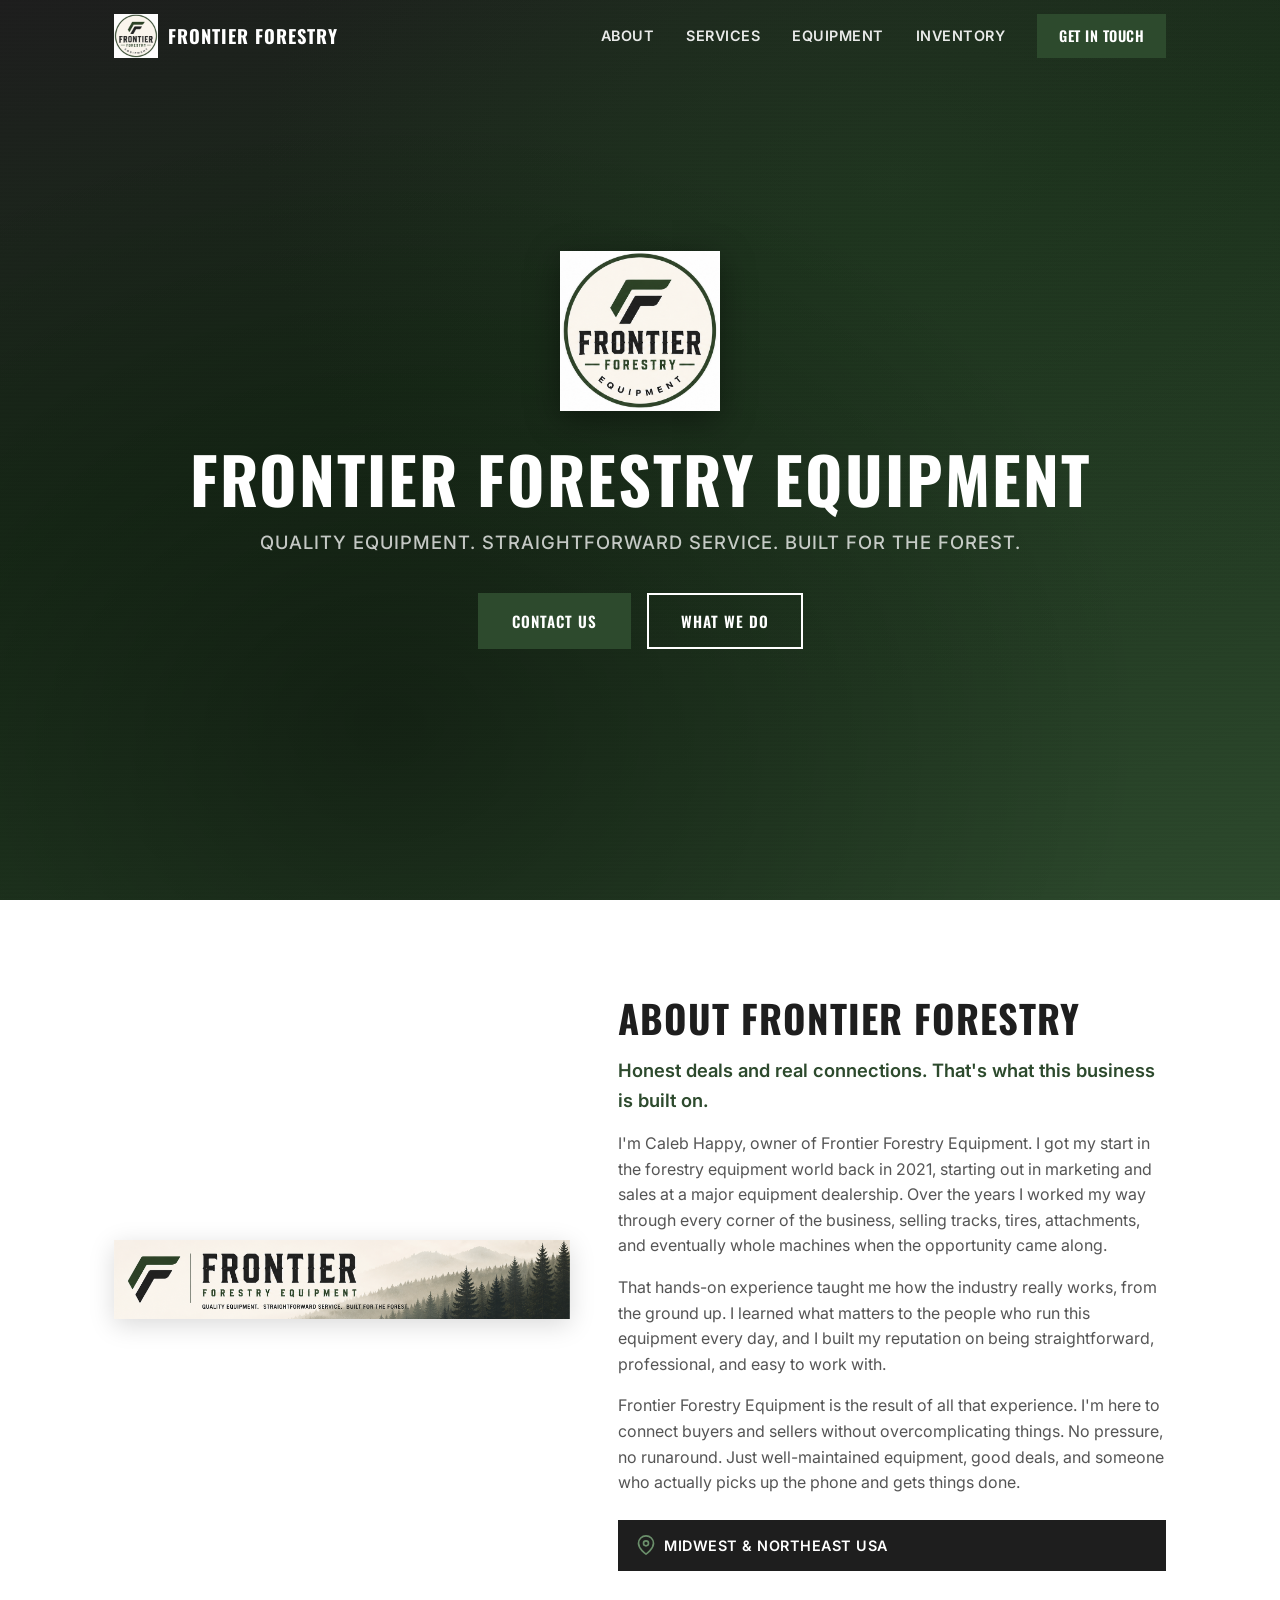
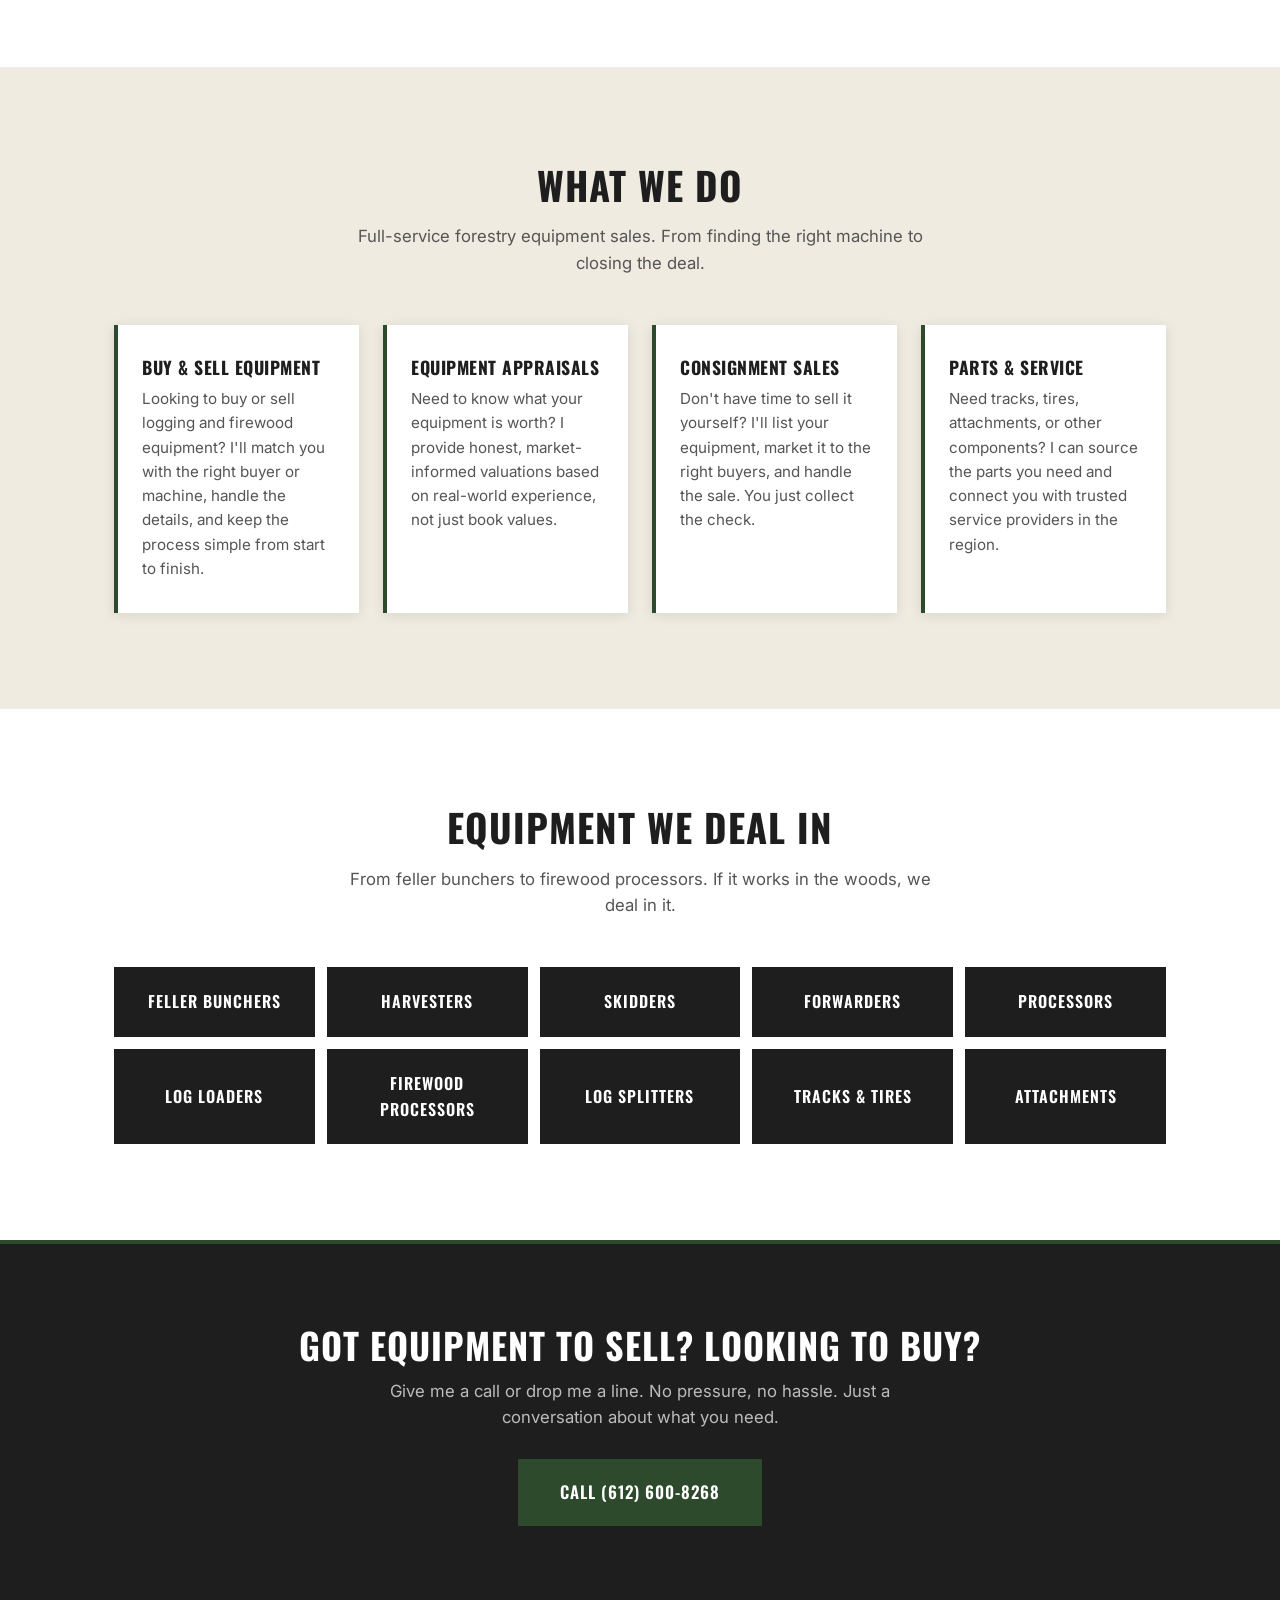
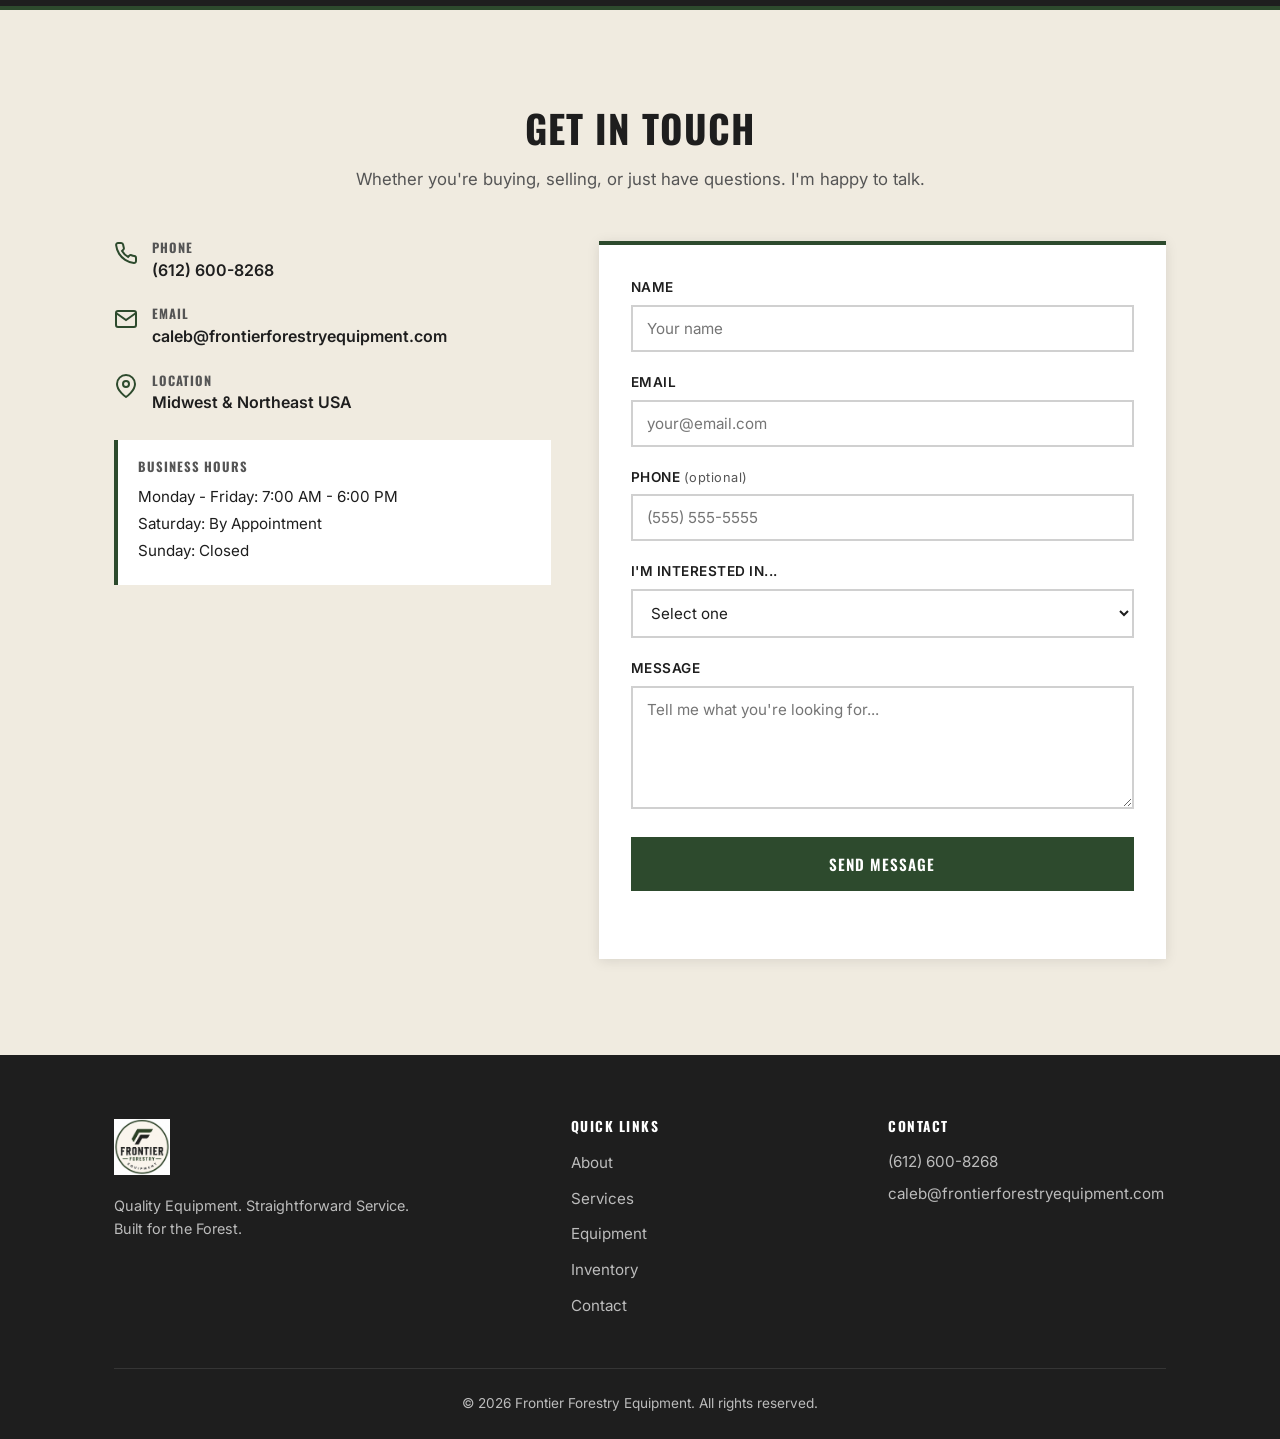
<file: index.html>
<!DOCTYPE html>
<html lang="en">
<head>
  <meta charset="UTF-8">
  <meta name="viewport" content="width=device-width, initial-scale=1.0">
  <title>Frontier Forestry Equipment | Logging & Firewood Equipment Sales</title>
  <meta name="description" content="Frontier Forestry Equipment. Your trusted logging and firewood equipment sales company serving the Midwest and Northeast USA. Buy, sell, consign, and appraise forestry machinery.">
  <link rel="icon" type="image/x-icon" href="favicon.ico">
  <link rel="icon" type="image/png" sizes="32x32" href="images/favicon-32x32.png">
  <link rel="icon" type="image/png" sizes="16x16" href="images/favicon-16x16.png">
  <link rel="apple-touch-icon" sizes="180x180" href="images/apple-touch-icon.png">
  <link rel="manifest" href="site.webmanifest">
  <meta name="theme-color" content="#1a2e1a">
  <link rel="stylesheet" href="styles.css">
  <link rel="preconnect" href="https://fonts.googleapis.com">
  <link rel="preconnect" href="https://fonts.gstatic.com" crossorigin>
  <link href="https://fonts.googleapis.com/css2?family=Inter:wght@400;500;600;700&family=Oswald:wght@500;600;700&display=swap" rel="stylesheet">
</head>
<body>

  <!-- Navigation -->
  <nav class="nav" id="nav">
    <div class="nav-inner">
      <a href="#" class="nav-logo">
        <img src="images/logo-badge.png" alt="Frontier Forestry Equipment" class="nav-logo-img">
        <span class="nav-logo-text">Frontier Forestry</span>
      </a>
      <button class="nav-toggle" id="navToggle" aria-label="Toggle menu">
        <span></span><span></span><span></span>
      </button>
      <ul class="nav-links" id="navLinks">
        <li><a href="#about">About</a></li>
        <li><a href="#services">Services</a></li>
        <li><a href="#equipment">Equipment</a></li>
        <li><a href="inventory.html">Inventory</a></li>
        <li><a href="#contact" class="btn btn-nav">Get In Touch</a></li>
      </ul>
    </div>
  </nav>

  <!-- Hero -->
  <header class="hero">
    <div class="hero-overlay"></div>
    <div class="hero-content">
      <img src="images/logo-badge.png" alt="Frontier Forestry Equipment" class="hero-logo">
      <h1>Frontier Forestry Equipment</h1>
      <p class="hero-tagline">Quality Equipment. Straightforward Service. Built for the Forest.</p>
      <div class="hero-buttons">
        <a href="#contact" class="btn btn-primary">Contact Us</a>
        <a href="#services" class="btn btn-outline">What We Do</a>
      </div>
    </div>
  </header>

  <!-- About -->
  <section class="section" id="about">
    <div class="container">
      <div class="section-grid about-grid">
        <div class="about-image">
          <img src="images/logo-banner.png" alt="Frontier Forestry Equipment banner">
        </div>
        <div class="about-text">
          <h2 class="section-title">About Frontier Forestry</h2>
          <p class="lead">Honest deals and real connections. That's what this business is built on.</p>
          <p>
            I'm Caleb Happy, owner of Frontier Forestry Equipment. I got my start in the forestry equipment world
            back in 2021, starting out in marketing and sales at a major equipment dealership. Over the years I
            worked my way through every corner of the business, selling tracks, tires, attachments, and eventually
            whole machines when the opportunity came along.
          </p>
          <p>
            That hands-on experience taught me how the industry really works, from the ground up. I learned what
            matters to the people who run this equipment every day, and I built my reputation on being straightforward,
            professional, and easy to work with.
          </p>
          <p>
            Frontier Forestry Equipment is the result of all that experience. I'm here to connect buyers and sellers
            without overcomplicating things. No pressure, no runaround. Just well-maintained equipment, good deals, and
            someone who actually picks up the phone and gets things done.
          </p>
          <div class="about-location">
            <svg width="20" height="20" viewBox="0 0 24 24" fill="none" stroke="currentColor" stroke-width="2"><path d="M21 10c0 7-9 13-9 13s-9-6-9-13a9 9 0 0 1 18 0z"/><circle cx="12" cy="10" r="3"/></svg>
            <span>Midwest & Northeast USA</span>
          </div>
        </div>
      </div>
    </div>
  </section>

  <!-- Services -->
  <section class="section section-dark" id="services">
    <div class="container">
      <h2 class="section-title section-title-center">What We Do</h2>
      <p class="section-subtitle">Full-service forestry equipment sales. From finding the right machine to closing the deal.</p>
      <div class="cards-grid">
        <div class="card">
          <h3>Buy & Sell Equipment</h3>
          <p>Looking to buy or sell logging and firewood equipment? I'll match you with the right buyer or machine, handle the details, and keep the process simple from start to finish.</p>
        </div>
        <div class="card">
          <h3>Equipment Appraisals</h3>
          <p>Need to know what your equipment is worth? I provide honest, market-informed valuations based on real-world experience, not just book values.</p>
        </div>
        <div class="card">
          <h3>Consignment Sales</h3>
          <p>Don't have time to sell it yourself? I'll list your equipment, market it to the right buyers, and handle the sale. You just collect the check.</p>
        </div>
        <div class="card">
          <h3>Parts & Service</h3>
          <p>Need tracks, tires, attachments, or other components? I can source the parts you need and connect you with trusted service providers in the region.</p>
        </div>
      </div>
    </div>
  </section>

  <!-- Equipment -->
  <section class="section" id="equipment">
    <div class="container">
      <h2 class="section-title section-title-center">Equipment We Deal In</h2>
      <p class="section-subtitle">From feller bunchers to firewood processors. If it works in the woods, we deal in it.</p>
      <div class="equipment-grid">
        <div class="equipment-item"><span>Feller Bunchers</span></div>
        <div class="equipment-item"><span>Harvesters</span></div>
        <div class="equipment-item"><span>Skidders</span></div>
        <div class="equipment-item"><span>Forwarders</span></div>
        <div class="equipment-item"><span>Processors</span></div>
        <div class="equipment-item"><span>Log Loaders</span></div>
        <div class="equipment-item"><span>Firewood Processors</span></div>
        <div class="equipment-item"><span>Log Splitters</span></div>
        <div class="equipment-item"><span>Tracks & Tires</span></div>
        <div class="equipment-item"><span>Attachments</span></div>
      </div>
    </div>
  </section>

  <!-- CTA Banner -->
  <section class="cta-section">
    <div class="container">
      <h2>Got Equipment to Sell? Looking to Buy?</h2>
      <p>Give me a call or drop me a line. No pressure, no hassle. Just a conversation about what you need.</p>
      <a href="tel:6126008268" class="btn btn-primary btn-lg">Call (612) 600-8268</a>
    </div>
  </section>

  <!-- Contact -->
  <section class="section section-dark" id="contact">
    <div class="container">
      <h2 class="section-title section-title-center">Get In Touch</h2>
      <p class="section-subtitle">Whether you're buying, selling, or just have questions. I'm happy to talk.</p>
      <div class="contact-grid">
        <div class="contact-info">
          <div class="contact-item">
            <svg width="24" height="24" viewBox="0 0 24 24" fill="none" stroke="currentColor" stroke-width="2"><path d="M22 16.92v3a2 2 0 0 1-2.18 2 19.79 19.79 0 0 1-8.63-3.07 19.5 19.5 0 0 1-6-6 19.79 19.79 0 0 1-3.07-8.67A2 2 0 0 1 4.11 2h3a2 2 0 0 1 2 1.72 12.84 12.84 0 0 0 .7 2.81 2 2 0 0 1-.45 2.11L8.09 9.91a16 16 0 0 0 6 6l1.27-1.27a2 2 0 0 1 2.11-.45 12.84 12.84 0 0 0 2.81.7A2 2 0 0 1 22 16.92z"/></svg>
            <div>
              <h4>Phone</h4>
              <a href="tel:6126008268">(612) 600-8268</a>
            </div>
          </div>
          <div class="contact-item">
            <svg width="24" height="24" viewBox="0 0 24 24" fill="none" stroke="currentColor" stroke-width="2"><path d="M4 4h16c1.1 0 2 .9 2 2v12c0 1.1-.9 2-2 2H4c-1.1 0-2-.9-2-2V6c0-1.1.9-2 2-2z"/><polyline points="22,6 12,13 2,6"/></svg>
            <div>
              <h4>Email</h4>
              <a href="mailto:caleb@frontierforestryequipment.com">caleb@frontierforestryequipment.com</a>
            </div>
          </div>
          <div class="contact-item">
            <svg width="24" height="24" viewBox="0 0 24 24" fill="none" stroke="currentColor" stroke-width="2"><path d="M21 10c0 7-9 13-9 13s-9-6-9-13a9 9 0 0 1 18 0z"/><circle cx="12" cy="10" r="3"/></svg>
            <div>
              <h4>Location</h4>
              <span>Midwest & Northeast USA</span>
            </div>
          </div>
          <div class="contact-hours">
            <h4>Business Hours</h4>
            <p>Monday - Friday: 7:00 AM - 6:00 PM<br>
            Saturday: By Appointment<br>
            Sunday: Closed</p>
          </div>
        </div>
        <form class="contact-form" id="contactForm" action="https://formspree.io/f/xwvzprna" method="POST">
          <div class="form-group">
            <label for="name">Name</label>
            <input type="text" id="name" name="name" required placeholder="Your name">
          </div>
          <div class="form-group">
            <label for="email">Email</label>
            <input type="email" id="email" name="email" required placeholder="your@email.com">
          </div>
          <div class="form-group">
            <label for="phone">Phone <span class="optional">(optional)</span></label>
            <input type="tel" id="phone" name="phone" placeholder="(555) 555-5555">
          </div>
          <div class="form-group">
            <label for="subject">I'm interested in...</label>
            <select id="subject" name="subject" required>
              <option value="" disabled selected>Select one</option>
              <option value="buying">Buying Equipment</option>
              <option value="selling">Selling Equipment</option>
              <option value="consignment">Consignment Sales</option>
              <option value="appraisal">Equipment Appraisal</option>
              <option value="parts">Parts & Attachments</option>
              <option value="other">Something Else</option>
            </select>
          </div>
          <div class="form-group">
            <label for="message">Message</label>
            <textarea id="message" name="message" rows="5" required placeholder="Tell me what you're looking for..."></textarea>
          </div>
          <button type="submit" class="btn btn-primary btn-block">Send Message</button>
          <p class="form-note" id="formStatus"></p>
        </form>
      </div>
    </div>
  </section>

  <!-- Footer -->
  <footer class="footer">
    <div class="container">
      <div class="footer-inner">
        <div class="footer-brand">
          <img src="images/logo-badge.png" alt="Frontier Forestry Equipment" class="footer-logo">
          <p>Quality Equipment. Straightforward Service.<br>Built for the Forest.</p>
        </div>
        <div class="footer-links">
          <h4>Quick Links</h4>
          <ul>
            <li><a href="#about">About</a></li>
            <li><a href="#services">Services</a></li>
            <li><a href="#equipment">Equipment</a></li>
            <li><a href="inventory.html">Inventory</a></li>
            <li><a href="#contact">Contact</a></li>
          </ul>
        </div>
        <div class="footer-contact">
          <h4>Contact</h4>
          <p><a href="tel:6126008268">(612) 600-8268</a></p>
          <p><a href="mailto:caleb@frontierforestryequipment.com">caleb@frontierforestryequipment.com</a></p>
        </div>
      </div>
      <div class="footer-bottom">
        <p>&copy; 2026 Frontier Forestry Equipment. All rights reserved.</p>
      </div>
    </div>
  </footer>

  <script>
    // Mobile nav toggle
    const navToggle = document.getElementById('navToggle');
    const navLinks = document.getElementById('navLinks');
    navToggle.addEventListener('click', () => {
      navLinks.classList.toggle('open');
      navToggle.classList.toggle('open');
    });

    // Close nav on link click
    navLinks.querySelectorAll('a').forEach(link => {
      link.addEventListener('click', () => {
        navLinks.classList.remove('open');
        navToggle.classList.remove('open');
      });
    });

    // Sticky nav on scroll
    const nav = document.getElementById('nav');
    window.addEventListener('scroll', () => {
      nav.classList.toggle('scrolled', window.scrollY > 50);
    });

    // Smooth scroll
    document.querySelectorAll('a[href^="#"]').forEach(anchor => {
      anchor.addEventListener('click', function (e) {
        e.preventDefault();
        const target = document.querySelector(this.getAttribute('href'));
        if (target) {
          target.scrollIntoView({ behavior: 'smooth', block: 'start' });
        }
      });
    });

    // Contact form handler (Formspree)
    const form = document.getElementById('contactForm');
    const formStatus = document.getElementById('formStatus');
    form.addEventListener('submit', async (e) => {
      e.preventDefault();
      const submitBtn = form.querySelector('button[type="submit"]');
      submitBtn.disabled = true;
      submitBtn.textContent = 'Sending...';
      try {
        const response = await fetch(form.action, {
          method: 'POST',
          body: new FormData(form),
          headers: { 'Accept': 'application/json' }
        });
        if (response.ok) {
          formStatus.textContent = 'Thanks for reaching out! I\'ll get back to you soon.';
          formStatus.classList.add('success');
          form.reset();
        } else {
          formStatus.textContent = 'Something went wrong. Please call or email me directly.';
        }
      } catch {
        formStatus.textContent = 'Something went wrong. Please call or email me directly.';
      }
      submitBtn.disabled = false;
      submitBtn.textContent = 'Send Message';
      setTimeout(() => {
        formStatus.textContent = '';
        formStatus.classList.remove('success');
      }, 5000);
    });

    // Intersection Observer for fade-in animations
    const observer = new IntersectionObserver((entries) => {
      entries.forEach(entry => {
        if (entry.isIntersecting) {
          entry.target.classList.add('visible');
        }
      });
    }, { threshold: 0.1 });

    document.querySelectorAll('.card, .equipment-item, .about-text, .about-image, .contact-info, .contact-form').forEach(el => {
      el.classList.add('fade-in');
      observer.observe(el);
    });
  </script>

</body>
</html>
</file>
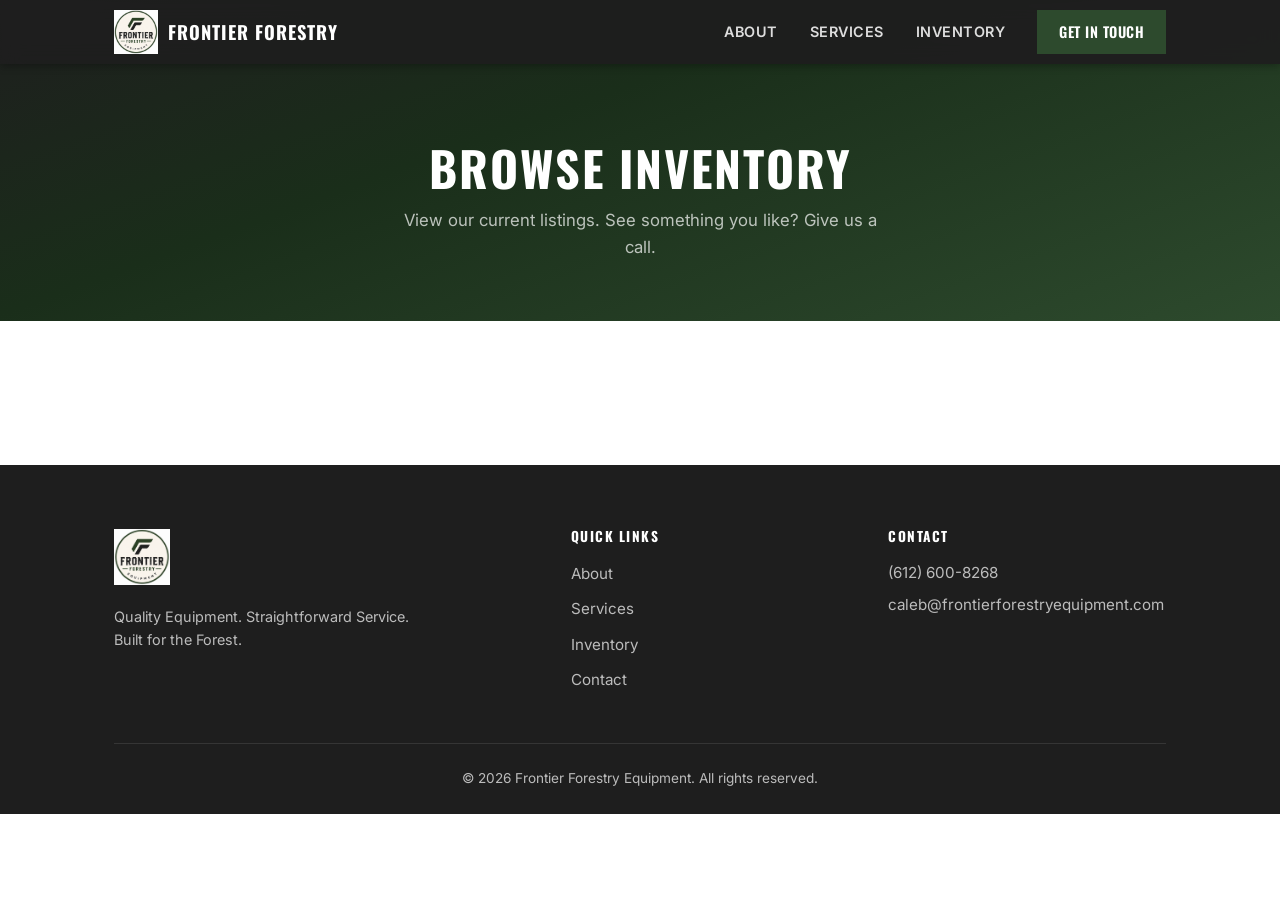
<file: inventory.html>
<!DOCTYPE html>
<html lang="en">
<head>
  <meta charset="UTF-8">
  <meta name="viewport" content="width=device-width, initial-scale=1.0">
  <title>Browse Inventory | Frontier Forestry Equipment</title>
  <meta name="description" content="Browse our current inventory of logging and firewood equipment. Feller bunchers, skidders, harvesters, processors, and more.">
  <link rel="icon" type="image/x-icon" href="favicon.ico">
  <link rel="icon" type="image/png" sizes="32x32" href="images/favicon-32x32.png">
  <link rel="icon" type="image/png" sizes="16x16" href="images/favicon-16x16.png">
  <link rel="apple-touch-icon" sizes="180x180" href="images/apple-touch-icon.png">
  <link rel="manifest" href="site.webmanifest">
  <meta name="theme-color" content="#1a2e1a">
  <link rel="stylesheet" href="styles.css">
  <link rel="preconnect" href="https://fonts.googleapis.com">
  <link rel="preconnect" href="https://fonts.gstatic.com" crossorigin>
  <link href="https://fonts.googleapis.com/css2?family=Inter:wght@400;500;600;700&family=Oswald:wght@500;600;700&display=swap" rel="stylesheet">
  <style>
    .inventory-hero {
      padding: 140px 0 60px;
      background: linear-gradient(160deg, var(--charcoal) 0%, var(--forest-dark) 40%, var(--forest) 100%);
      text-align: center;
    }
    .inventory-hero h1 {
      color: var(--white);
      font-size: clamp(2rem, 4vw, 3rem);
      letter-spacing: 2px;
      margin-bottom: 12px;
    }
    .inventory-hero p {
      color: rgba(255,255,255,0.7);
      font-size: 1.05rem;
      max-width: 500px;
      margin: 0 auto;
    }
    .inventory-section {
      padding: 48px 0 96px;
    }
    .inventory-widget {
      max-width: 1200px;
      margin: 0 auto;
      padding: 0 24px;
    }
  </style>
</head>
<body>

  <!-- Navigation -->
  <nav class="nav scrolled" id="nav">
    <div class="nav-inner">
      <a href="index.html" class="nav-logo">
        <img src="images/logo-badge.png" alt="Frontier Forestry Equipment" class="nav-logo-img">
        <span class="nav-logo-text">Frontier Forestry</span>
      </a>
      <button class="nav-toggle" id="navToggle" aria-label="Toggle menu">
        <span></span><span></span><span></span>
      </button>
      <ul class="nav-links" id="navLinks">
        <li><a href="index.html#about">About</a></li>
        <li><a href="index.html#services">Services</a></li>
        <li><a href="inventory.html">Inventory</a></li>
        <li><a href="index.html#contact" class="btn btn-nav">Get In Touch</a></li>
      </ul>
    </div>
  </nav>

  <!-- Hero -->
  <section class="inventory-hero">
    <div class="container">
      <h1>Browse Inventory</h1>
      <p>View our current listings. See something you like? Give us a call.</p>
    </div>
  </section>

  <!-- Inventory Widget -->
  <section class="inventory-section">
    <div class="inventory-widget">
      <div id="timberequip-dealer-inventory"></div>
      <script src="https://timberequip.com/api/public/dealer-embed.js" data-dealer="northern-logging-equipment-sales" data-target="timberequip-dealer-inventory" data-height="980"></script>
    </div>
  </section>

  <!-- Footer -->
  <footer class="footer">
    <div class="container">
      <div class="footer-inner">
        <div class="footer-brand">
          <img src="images/logo-badge.png" alt="Frontier Forestry Equipment" class="footer-logo">
          <p>Quality Equipment. Straightforward Service.<br>Built for the Forest.</p>
        </div>
        <div class="footer-links">
          <h4>Quick Links</h4>
          <ul>
            <li><a href="index.html#about">About</a></li>
            <li><a href="index.html#services">Services</a></li>
            <li><a href="inventory.html">Inventory</a></li>
            <li><a href="index.html#contact">Contact</a></li>
          </ul>
        </div>
        <div class="footer-contact">
          <h4>Contact</h4>
          <p><a href="tel:6126008268">(612) 600-8268</a></p>
          <p><a href="mailto:caleb@frontierforestryequipment.com">caleb@frontierforestryequipment.com</a></p>
        </div>
      </div>
      <div class="footer-bottom">
        <p>&copy; 2026 Frontier Forestry Equipment. All rights reserved.</p>
      </div>
    </div>
  </footer>

  <script>
    const navToggle = document.getElementById('navToggle');
    const navLinks = document.getElementById('navLinks');
    navToggle.addEventListener('click', () => {
      navLinks.classList.toggle('open');
      navToggle.classList.toggle('open');
    });
    navLinks.querySelectorAll('a').forEach(link => {
      link.addEventListener('click', () => {
        navLinks.classList.remove('open');
        navToggle.classList.remove('open');
      });
    });
  </script>

</body>
</html>
</file>
<file: styles.css>
/* ========================================
   Frontier Forestry Equipment
   Rugged. Industrial. No-nonsense.
   ======================================== */

:root {
  --forest-dark: #1a2e1a;
  --forest: #2d4a2d;
  --forest-light: #3d6b3d;
  --sage: #6b8f6b;
  --cream: #f0ebe0;
  --cream-dark: #e0d8c8;
  --charcoal: #1e1e1e;
  --charcoal-light: #333;
  --white: #ffffff;
  --text: #2a2a2a;
  --text-light: #555555;
  --shadow: 0 2px 12px rgba(0,0,0,0.1);
  --shadow-lg: 0 6px 24px rgba(0,0,0,0.15);
  --radius: 0px;
  --transition: 0.3s ease;
}

*, *::before, *::after {
  margin: 0;
  padding: 0;
  box-sizing: border-box;
}

html {
  scroll-behavior: smooth;
  scroll-padding-top: 80px;
}

body {
  font-family: 'Inter', -apple-system, BlinkMacSystemFont, sans-serif;
  color: var(--text);
  line-height: 1.6;
  background: var(--white);
  -webkit-font-smoothing: antialiased;
}

h1, h2, h3, h4 {
  font-family: 'Oswald', Impact, 'Arial Black', sans-serif;
  font-weight: 700;
  line-height: 1.15;
  color: var(--charcoal);
  text-transform: uppercase;
  letter-spacing: 0.5px;
}

a {
  color: var(--forest);
  text-decoration: none;
  transition: color var(--transition);
}

a:hover {
  color: var(--forest-light);
}

img {
  max-width: 100%;
  height: auto;
}

.container {
  max-width: 1100px;
  margin: 0 auto;
  padding: 0 24px;
}

/* ---- Navigation ---- */

.nav {
  position: fixed;
  top: 0;
  left: 0;
  right: 0;
  z-index: 1000;
  padding: 14px 0;
  transition: all var(--transition);
  background: transparent;
}

.nav.scrolled {
  background: rgba(30,30,30,0.97);
  backdrop-filter: blur(10px);
  box-shadow: 0 2px 8px rgba(0,0,0,0.3);
  padding: 10px 0;
}

.nav-inner {
  max-width: 1100px;
  margin: 0 auto;
  padding: 0 24px;
  display: flex;
  align-items: center;
  justify-content: space-between;
}

.nav-logo {
  display: flex;
  align-items: center;
  gap: 10px;
  text-decoration: none;
}

.nav-logo-img {
  width: 44px;
  height: 44px;
  border-radius: 0;
}

.nav-logo-text {
  font-family: 'Oswald', Impact, sans-serif;
  font-weight: 700;
  font-size: 1.15rem;
  color: var(--white);
  text-transform: uppercase;
  letter-spacing: 1px;
  transition: color var(--transition);
}

.nav.scrolled .nav-logo-text {
  color: var(--white);
}

.nav-links {
  display: flex;
  align-items: center;
  gap: 32px;
  list-style: none;
}

.nav-links a {
  color: rgba(255,255,255,0.9);
  font-weight: 600;
  font-size: 0.9rem;
  text-transform: uppercase;
  letter-spacing: 0.5px;
  transition: color var(--transition);
}

.nav.scrolled .nav-links a {
  color: rgba(255,255,255,0.85);
}

.nav-links a:hover {
  color: var(--white);
}

.nav.scrolled .nav-links a:hover {
  color: var(--sage);
}

.nav-toggle {
  display: none;
  flex-direction: column;
  gap: 5px;
  background: none;
  border: none;
  cursor: pointer;
  padding: 4px;
}

.nav-toggle span {
  display: block;
  width: 26px;
  height: 3px;
  background: var(--white);
  transition: all 0.25s ease;
  transform-origin: center;
}

.nav.scrolled .nav-toggle span {
  background: var(--white);
}

.nav-toggle.open span:nth-child(1) {
  transform: translateY(8px) rotate(45deg);
}

.nav-toggle.open span:nth-child(2) {
  opacity: 0;
  transform: scaleX(0);
}

.nav-toggle.open span:nth-child(3) {
  transform: translateY(-8px) rotate(-45deg);
}

/* ---- Buttons ---- */

.btn {
  display: inline-block;
  padding: 14px 32px;
  border-radius: var(--radius);
  font-family: 'Oswald', Impact, sans-serif;
  font-weight: 600;
  font-size: 0.95rem;
  text-transform: uppercase;
  letter-spacing: 1px;
  cursor: pointer;
  transition: all var(--transition);
  border: 2px solid transparent;
  text-align: center;
}

.btn-primary {
  background: var(--forest);
  color: var(--white);
  border-color: var(--forest);
}

.btn-primary:hover {
  background: var(--forest-dark);
  border-color: var(--forest-dark);
  color: var(--white);
  transform: translateY(-1px);
  box-shadow: 0 4px 12px rgba(45,74,45,0.4);
}

.btn-outline {
  background: transparent;
  color: var(--white);
  border-color: var(--white);
}

.btn-outline:hover {
  background: var(--white);
  color: var(--forest-dark);
}

.btn-nav {
  padding: 8px 20px;
  background: var(--forest);
  color: var(--white) !important;
  border-radius: var(--radius);
}

.btn-nav:hover {
  background: var(--forest-dark);
  color: var(--white) !important;
}

.btn-lg {
  padding: 18px 40px;
  font-size: 1.05rem;
}

.btn-block {
  display: block;
  width: 100%;
}

/* ---- Hero ---- */

.hero {
  position: relative;
  min-height: 100vh;
  display: flex;
  align-items: center;
  justify-content: center;
  text-align: center;
  background:
    linear-gradient(160deg, var(--charcoal) 0%, var(--forest-dark) 40%, var(--forest) 100%);
  overflow: hidden;
}

.hero::before {
  content: '';
  position: absolute;
  inset: 0;
  background:
    radial-gradient(ellipse at 30% 80%, rgba(0,0,0,0.4), transparent 60%),
    radial-gradient(ellipse at 70% 20%, rgba(45,74,45,0.3), transparent 50%);
}

.hero-overlay {
  position: absolute;
  inset: 0;
  background:
    repeating-linear-gradient(
      0deg,
      transparent,
      transparent 2px,
      rgba(0,0,0,0.03) 2px,
      rgba(0,0,0,0.03) 4px
    );
}

.hero-content {
  position: relative;
  z-index: 1;
  padding: 40px 24px;
}

.hero-logo {
  width: 160px;
  height: 160px;
  margin-bottom: 24px;
  box-shadow: 0 8px 32px rgba(0,0,0,0.4);
  animation: fadeInUp 0.8s ease;
}

.hero h1 {
  font-size: clamp(2.2rem, 5.5vw, 4rem);
  color: var(--white);
  margin-bottom: 12px;
  letter-spacing: 2px;
  animation: fadeInUp 0.8s ease 0.2s both;
}

.hero-tagline {
  font-size: clamp(0.95rem, 2.5vw, 1.15rem);
  color: rgba(255,255,255,0.75);
  margin-bottom: 36px;
  font-weight: 500;
  letter-spacing: 1px;
  text-transform: uppercase;
  animation: fadeInUp 0.8s ease 0.4s both;
}

.hero-buttons {
  display: flex;
  gap: 16px;
  justify-content: center;
  flex-wrap: wrap;
  animation: fadeInUp 0.8s ease 0.6s both;
}

@keyframes fadeInUp {
  from {
    opacity: 0;
    transform: translateY(20px);
  }
  to {
    opacity: 1;
    transform: translateY(0);
  }
}

/* ---- Sections ---- */

.section {
  padding: 96px 0;
}

.section-dark {
  background: var(--cream);
}

.section-title {
  font-size: clamp(1.75rem, 3vw, 2.5rem);
  margin-bottom: 16px;
  letter-spacing: 1px;
}

.section-title-center {
  text-align: center;
}

.section-subtitle {
  text-align: center;
  color: var(--text-light);
  max-width: 600px;
  margin: 0 auto 48px;
  font-size: 1.05rem;
}

/* ---- About ---- */

.section-grid {
  display: grid;
  gap: 48px;
}

.about-grid {
  grid-template-columns: 1fr 1.2fr;
  align-items: center;
}

.about-image img {
  border-radius: var(--radius);
  box-shadow: var(--shadow-lg);
}

.about-text .lead {
  font-size: 1.15rem;
  font-weight: 600;
  color: var(--forest);
  margin-bottom: 16px;
}

.about-text p {
  margin-bottom: 16px;
  color: var(--text-light);
}

.about-location {
  display: flex;
  align-items: center;
  gap: 8px;
  margin-top: 24px;
  padding: 14px 18px;
  background: var(--charcoal);
  border-radius: var(--radius);
  color: var(--white);
  font-weight: 600;
  text-transform: uppercase;
  letter-spacing: 0.5px;
  font-size: 0.9rem;
}

.about-location svg {
  stroke: var(--sage);
}

/* ---- Service Cards ---- */

.cards-grid {
  display: grid;
  grid-template-columns: repeat(auto-fit, minmax(240px, 1fr));
  gap: 24px;
}

.card {
  background: var(--white);
  border-radius: var(--radius);
  padding: 32px 24px;
  box-shadow: var(--shadow);
  transition: transform var(--transition), box-shadow var(--transition);
  border-left: 4px solid var(--forest);
}

.card:hover {
  transform: translateY(-4px);
  box-shadow: var(--shadow-lg);
}

.card-icon {
  width: 56px;
  height: 56px;
  display: flex;
  align-items: center;
  justify-content: center;
  background: var(--charcoal);
  border-radius: var(--radius);
  margin-bottom: 20px;
  color: var(--sage);
}

.card h3 {
  font-size: 1.1rem;
  margin-bottom: 10px;
  letter-spacing: 0.5px;
}

.card p {
  color: var(--text-light);
  font-size: 0.95rem;
  line-height: 1.6;
  text-transform: none;
}

/* ---- Equipment Grid ---- */

.equipment-grid {
  display: grid;
  grid-template-columns: repeat(auto-fit, minmax(180px, 1fr));
  gap: 12px;
}

.equipment-item {
  display: flex;
  align-items: center;
  justify-content: center;
  padding: 20px 16px;
  background: var(--charcoal);
  border-radius: var(--radius);
  transition: all var(--transition);
  border: 2px solid transparent;
}

.equipment-item:hover {
  border-color: var(--forest);
  background: var(--forest-dark);
  transform: translateY(-2px);
  box-shadow: var(--shadow);
}

.equipment-item span {
  font-family: 'Oswald', Impact, sans-serif;
  font-weight: 600;
  font-size: 1rem;
  color: var(--white);
  text-transform: uppercase;
  letter-spacing: 1px;
  text-align: center;
}

/* ---- CTA Section ---- */

.cta-section {
  padding: 80px 0;
  text-align: center;
  background: var(--charcoal);
  color: var(--white);
  border-top: 4px solid var(--forest);
  border-bottom: 4px solid var(--forest);
}

.cta-section h2 {
  color: var(--white);
  font-size: clamp(1.5rem, 3vw, 2.25rem);
  margin-bottom: 12px;
  letter-spacing: 1px;
}

.cta-section p {
  color: rgba(255,255,255,0.7);
  max-width: 500px;
  margin: 0 auto 28px;
  font-size: 1.05rem;
}

.cta-section .btn-primary {
  background: var(--forest);
  color: var(--white);
  border-color: var(--forest);
}

.cta-section .btn-primary:hover {
  background: var(--forest-light);
  border-color: var(--forest-light);
  color: var(--white);
}

/* ---- Contact ---- */

.contact-grid {
  display: grid;
  grid-template-columns: 1fr 1.3fr;
  gap: 48px;
}

.contact-item {
  display: flex;
  align-items: flex-start;
  gap: 14px;
  margin-bottom: 24px;
  color: var(--forest);
}

.contact-item h4 {
  font-family: 'Oswald', Impact, sans-serif;
  font-size: 0.8rem;
  text-transform: uppercase;
  letter-spacing: 1px;
  color: var(--text-light);
  margin-bottom: 2px;
}

.contact-item a,
.contact-item span {
  font-size: 1rem;
  font-weight: 600;
  color: var(--charcoal);
}

.contact-item a:hover {
  color: var(--forest);
}

.contact-hours {
  margin-top: 8px;
  padding: 20px;
  background: var(--white);
  border-radius: var(--radius);
  border-left: 4px solid var(--forest);
}

.contact-hours h4 {
  font-family: 'Oswald', Impact, sans-serif;
  font-size: 0.8rem;
  text-transform: uppercase;
  letter-spacing: 1px;
  color: var(--text-light);
  margin-bottom: 8px;
}

.contact-hours p {
  font-size: 0.95rem;
  color: var(--charcoal);
  line-height: 1.8;
}

/* ---- Form ---- */

.contact-form {
  background: var(--white);
  padding: 32px;
  border-radius: var(--radius);
  box-shadow: var(--shadow);
  border-top: 4px solid var(--forest);
}

.form-group {
  margin-bottom: 20px;
}

.form-group label {
  display: block;
  font-weight: 600;
  font-size: 0.85rem;
  margin-bottom: 6px;
  color: var(--charcoal);
  text-transform: uppercase;
  letter-spacing: 0.5px;
}

.form-group .optional {
  font-weight: 400;
  color: var(--text-light);
  font-size: 0.8rem;
  text-transform: none;
}

.form-group input,
.form-group select,
.form-group textarea {
  width: 100%;
  padding: 12px 14px;
  border: 2px solid #d0d0d0;
  border-radius: var(--radius);
  font-family: 'Inter', sans-serif;
  font-size: 0.95rem;
  color: var(--charcoal);
  transition: border-color var(--transition);
  background: var(--white);
}

.form-group input:focus,
.form-group select:focus,
.form-group textarea:focus {
  outline: none;
  border-color: var(--forest);
}

.form-group textarea {
  resize: vertical;
}

.form-note {
  margin-top: 12px;
  font-size: 0.9rem;
  text-align: center;
  min-height: 24px;
}

.form-note.success {
  color: var(--forest);
  font-weight: 600;
}

/* ---- Footer ---- */

.footer {
  background: var(--charcoal);
  color: rgba(255,255,255,0.7);
  padding: 64px 0 0;
}

.footer-inner {
  display: grid;
  grid-template-columns: 1.5fr 1fr 1fr;
  gap: 40px;
  padding-bottom: 40px;
  border-bottom: 1px solid rgba(255,255,255,0.1);
}

.footer-logo {
  width: 56px;
  height: 56px;
  margin-bottom: 12px;
}

.footer-brand p {
  font-size: 0.9rem;
  line-height: 1.6;
}

.footer h4 {
  color: var(--white);
  font-family: 'Oswald', Impact, sans-serif;
  font-size: 0.85rem;
  text-transform: uppercase;
  letter-spacing: 1.5px;
  margin-bottom: 16px;
}

.footer-links ul {
  list-style: none;
}

.footer-links li {
  margin-bottom: 10px;
}

.footer-links a,
.footer-contact a {
  color: rgba(255,255,255,0.7);
  font-size: 0.95rem;
}

.footer-links a:hover,
.footer-contact a:hover {
  color: var(--white);
}

.footer-contact p {
  margin-bottom: 8px;
  font-size: 0.95rem;
}

.footer-bottom {
  padding: 24px 0;
  text-align: center;
  font-size: 0.85rem;
}

/* ---- Animations ---- */

.fade-in {
  opacity: 0;
  transform: translateY(20px);
  transition: opacity 0.6s ease, transform 0.6s ease;
}

.fade-in.visible {
  opacity: 1;
  transform: translateY(0);
}

/* ---- Responsive ---- */

@media (max-width: 768px) {
  .nav-toggle {
    display: flex;
  }

  .nav-links {
    position: fixed;
    top: 0;
    right: -100%;
    width: 280px;
    height: 100vh;
    background: var(--charcoal);
    flex-direction: column;
    padding: 80px 32px 32px;
    gap: 24px;
    transition: right var(--transition);
    box-shadow: -4px 0 20px rgba(0,0,0,0.3);
  }

  .nav-links.open {
    right: 0;
  }

  .nav-links a {
    color: rgba(255,255,255,0.9) !important;
    font-size: 1.1rem;
  }

  .about-grid {
    grid-template-columns: 1fr;
  }

  .about-image {
    order: -1;
  }

  .contact-grid {
    grid-template-columns: 1fr;
  }

  .footer-inner {
    grid-template-columns: 1fr;
    gap: 32px;
  }

  .hero-logo {
    width: 120px;
    height: 120px;
  }

  .section {
    padding: 64px 0;
  }

  .equipment-grid {
    grid-template-columns: repeat(2, 1fr);
  }
}

@media (max-width: 480px) {
  .equipment-grid {
    grid-template-columns: 1fr;
  }

  .cards-grid {
    grid-template-columns: 1fr;
  }

  .contact-form {
    padding: 24px 20px;
  }
}
</file>
